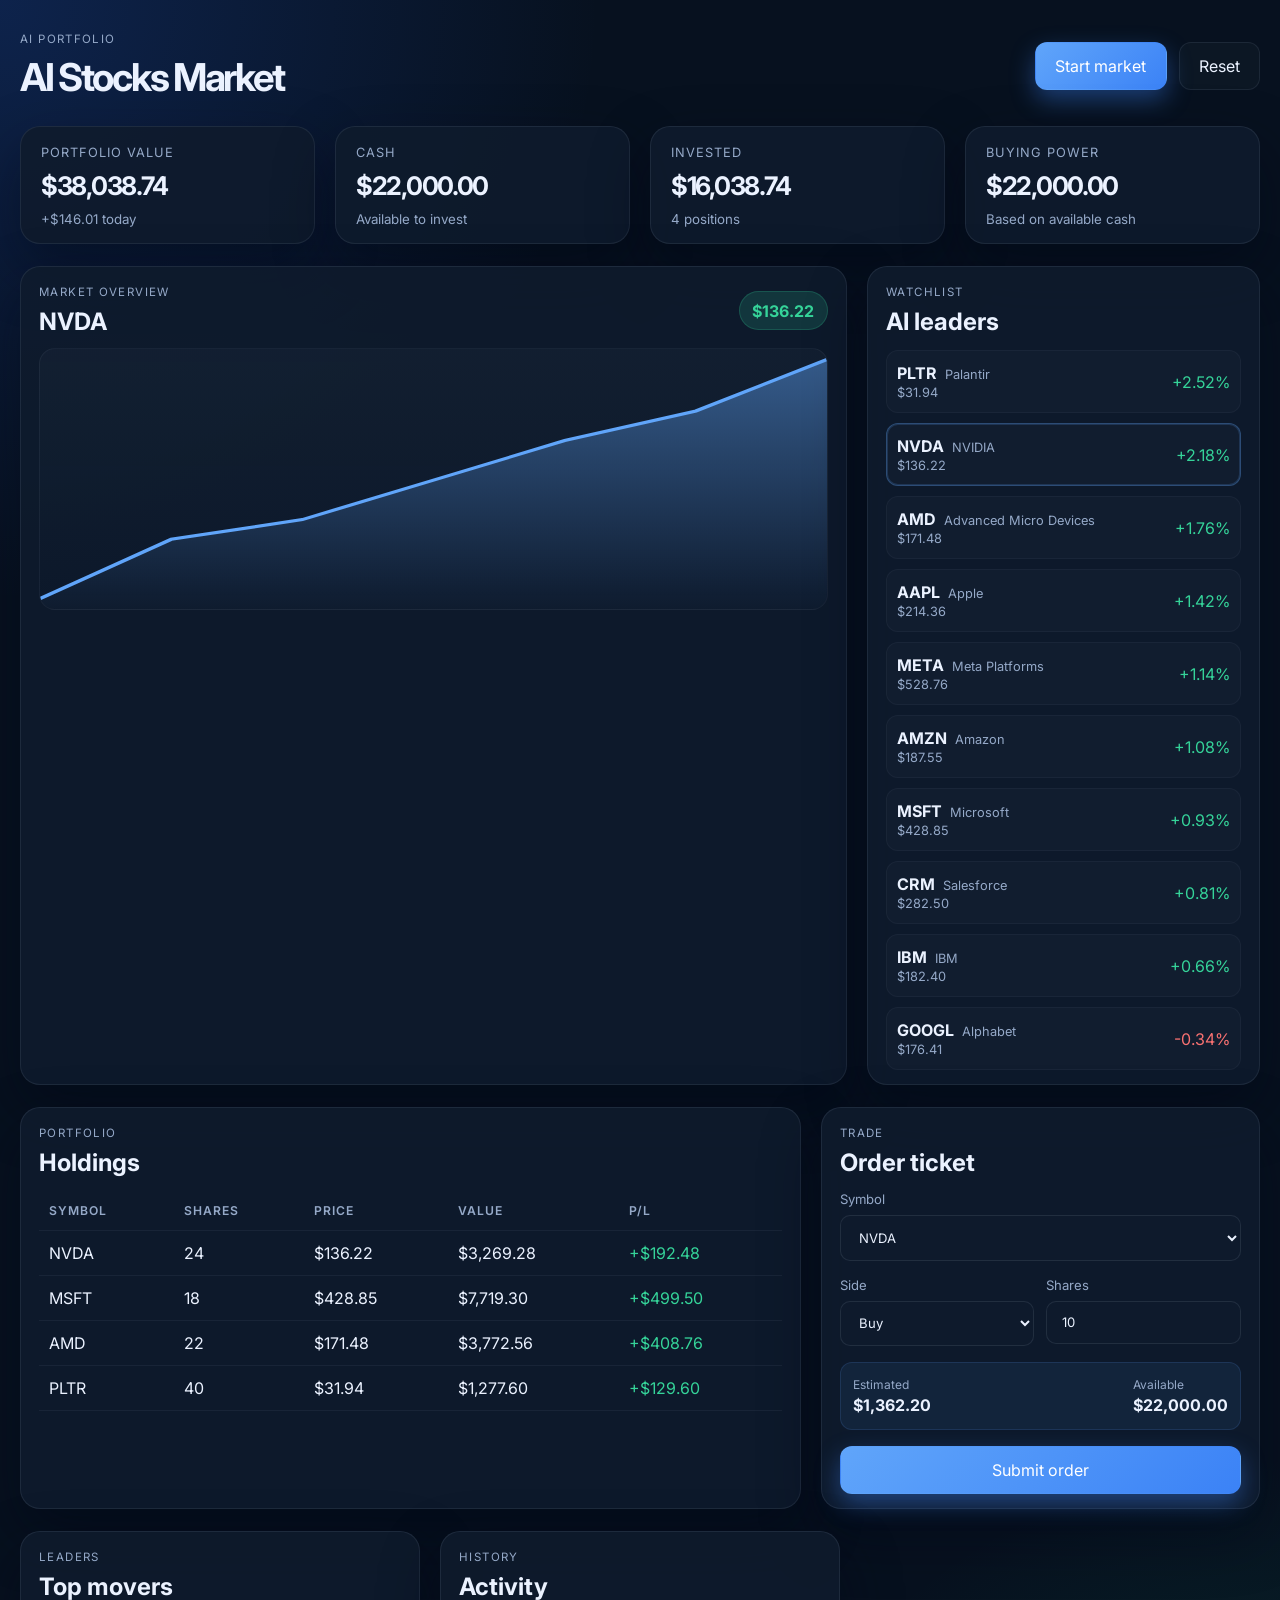
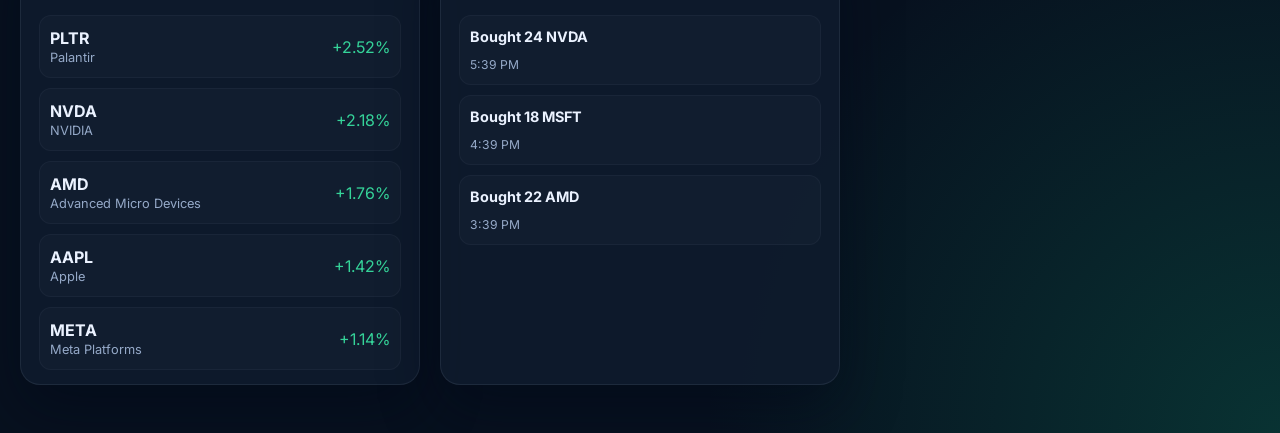
<file: index.html>
<!DOCTYPE html>
<html lang="en">
  <head>
    <meta charset="UTF-8" />
    <meta name="viewport" content="width=device-width, initial-scale=1.0" />
    <title>AI Stocks Market</title>
    <link rel="preconnect" href="https://fonts.googleapis.com" />
    <link rel="preconnect" href="https://fonts.gstatic.com" crossorigin />
    <link
      href="https://fonts.googleapis.com/css2?family=Inter:wght@400;500;600;700;800&display=swap"
      rel="stylesheet"
    />
    <link rel="stylesheet" href="style.css" />
  </head>
  <body>
    <div class="page-shell">
      <header class="topbar">
        <div>
          <p class="eyebrow">AI portfolio</p>
          <h1>AI Stocks Market</h1>
        </div>
        <div class="topbar-actions">
          <button id="market-toggle" class="primary-btn">Start market</button>
          <button id="reset-btn" class="ghost-btn">Reset</button>
        </div>
      </header>

      <main class="dashboard">
        <section class="stats-grid" aria-label="Portfolio summary">
          <article class="stat-card">
            <span class="label">Portfolio value</span>
            <strong id="portfolio-value">$0.00</strong>
            <small id="portfolio-change">+$0.00 today</small>
          </article>
          <article class="stat-card">
            <span class="label">Cash</span>
            <strong id="cash-value">$0.00</strong>
            <small>Available to invest</small>
          </article>
          <article class="stat-card">
            <span class="label">Invested</span>
            <strong id="invested-value">$0.00</strong>
            <small id="positions-count">0 positions</small>
          </article>
          <article class="stat-card">
            <span class="label">Buying power</span>
            <strong id="buying-power">$0.00</strong>
            <small>Based on available cash</small>
          </article>
        </section>

        <section class="content-grid">
          <div class="panel main-panel">
            <div class="panel-header">
              <div>
                <p class="eyebrow">Market overview</p>
                <h2 id="chart-title">NVDA</h2>
              </div>
              <div class="price-pill" id="chart-price">$0.00</div>
            </div>

            <div class="chart-wrap">
              <svg id="price-chart" viewBox="0 0 560 250" preserveAspectRatio="none" role="img" aria-label="Price chart"></svg>
            </div>
          </div>

          <aside class="panel side-panel">
            <div class="panel-header compact">
              <div>
                <p class="eyebrow">Watchlist</p>
                <h2>AI leaders</h2>
              </div>
            </div>
            <ul id="watchlist" class="watchlist"></ul>
          </aside>
        </section>

        <section class="lower-grid">
          <div class="panel">
            <div class="panel-header compact">
              <div>
                <p class="eyebrow">Portfolio</p>
                <h2>Holdings</h2>
              </div>
            </div>
            <div class="table-wrap">
              <table>
                <thead>
                  <tr>
                    <th>Symbol</th>
                    <th>Shares</th>
                    <th>Price</th>
                    <th>Value</th>
                    <th>P/L</th>
                  </tr>
                </thead>
                <tbody id="holdings-table"></tbody>
              </table>
            </div>
          </div>

          <div class="panel">
            <div class="panel-header compact">
              <div>
                <p class="eyebrow">Trade</p>
                <h2>Order ticket</h2>
              </div>
            </div>

            <form id="order-form" class="order-form">
              <div class="field-row">
                <label>
                  Symbol
                  <select id="symbol-select" aria-label="Stock symbol"></select>
                </label>
              </div>

              <div class="field-row split">
                <label>
                  Side
                  <select id="side-select">
                    <option value="buy">Buy</option>
                    <option value="sell">Sell</option>
                  </select>
                </label>
                <label>
                  Shares
                  <input id="shares-input" type="number" min="1" value="10" />
                </label>
              </div>

              <div class="order-estimate">
                <div>
                  <span>Estimated</span>
                  <strong id="order-total">$0.00</strong>
                </div>
                <div>
                  <span>Available</span>
                  <strong id="estimated-available">$0.00</strong>
                </div>
              </div>

              <button type="submit" class="primary-btn full-width">Submit order</button>
            </form>
          </div>
        </section>

        <section class="bottom-grid">
          <div class="panel">
            <div class="panel-header compact">
              <div>
                <p class="eyebrow">Leaders</p>
                <h2>Top movers</h2>
              </div>
            </div>
            <ul id="movers-list" class="movers-list"></ul>
          </div>

          <div class="panel">
            <div class="panel-header compact">
              <div>
                <p class="eyebrow">History</p>
                <h2>Activity</h2>
              </div>
            </div>
            <ul id="activity-log" class="activity-log"></ul>
          </div>
        </section>
      </main>
    </div>

    <script src="app.js"></script>
  </body>
</html>
</file>
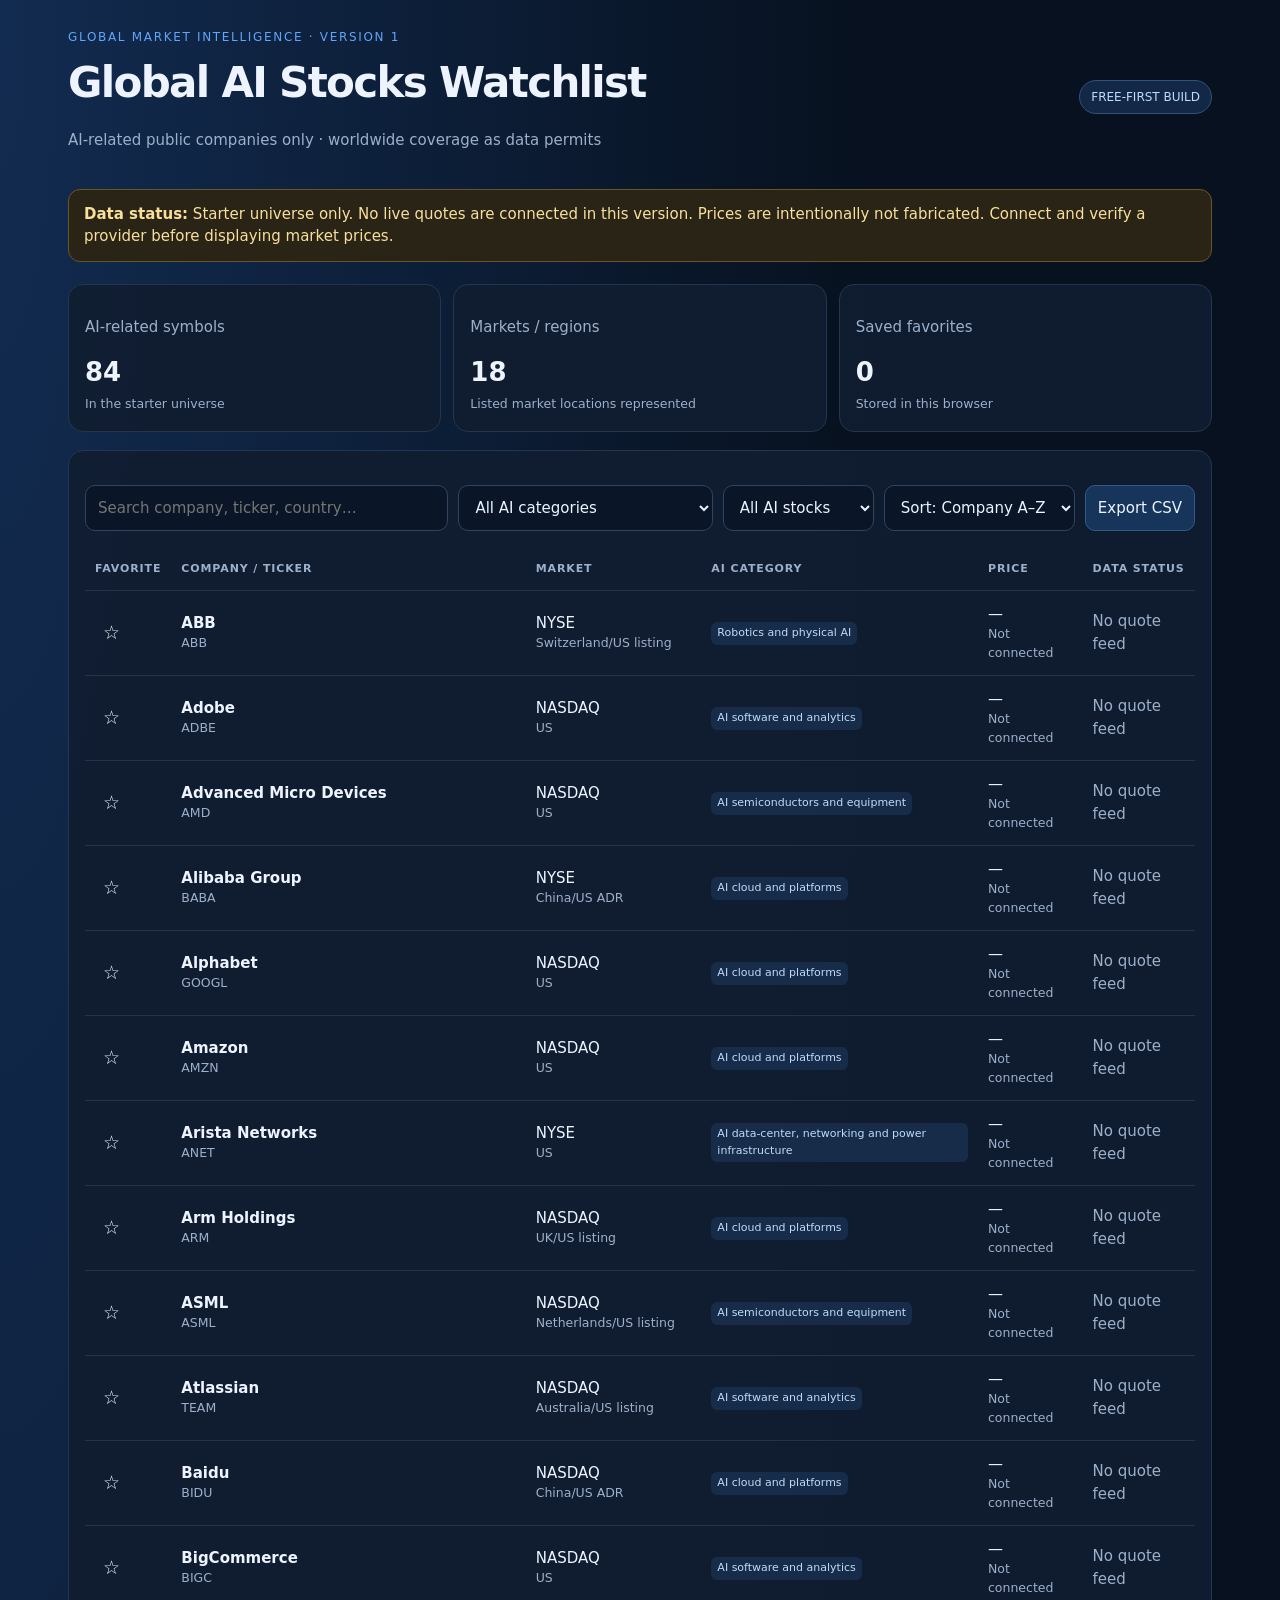
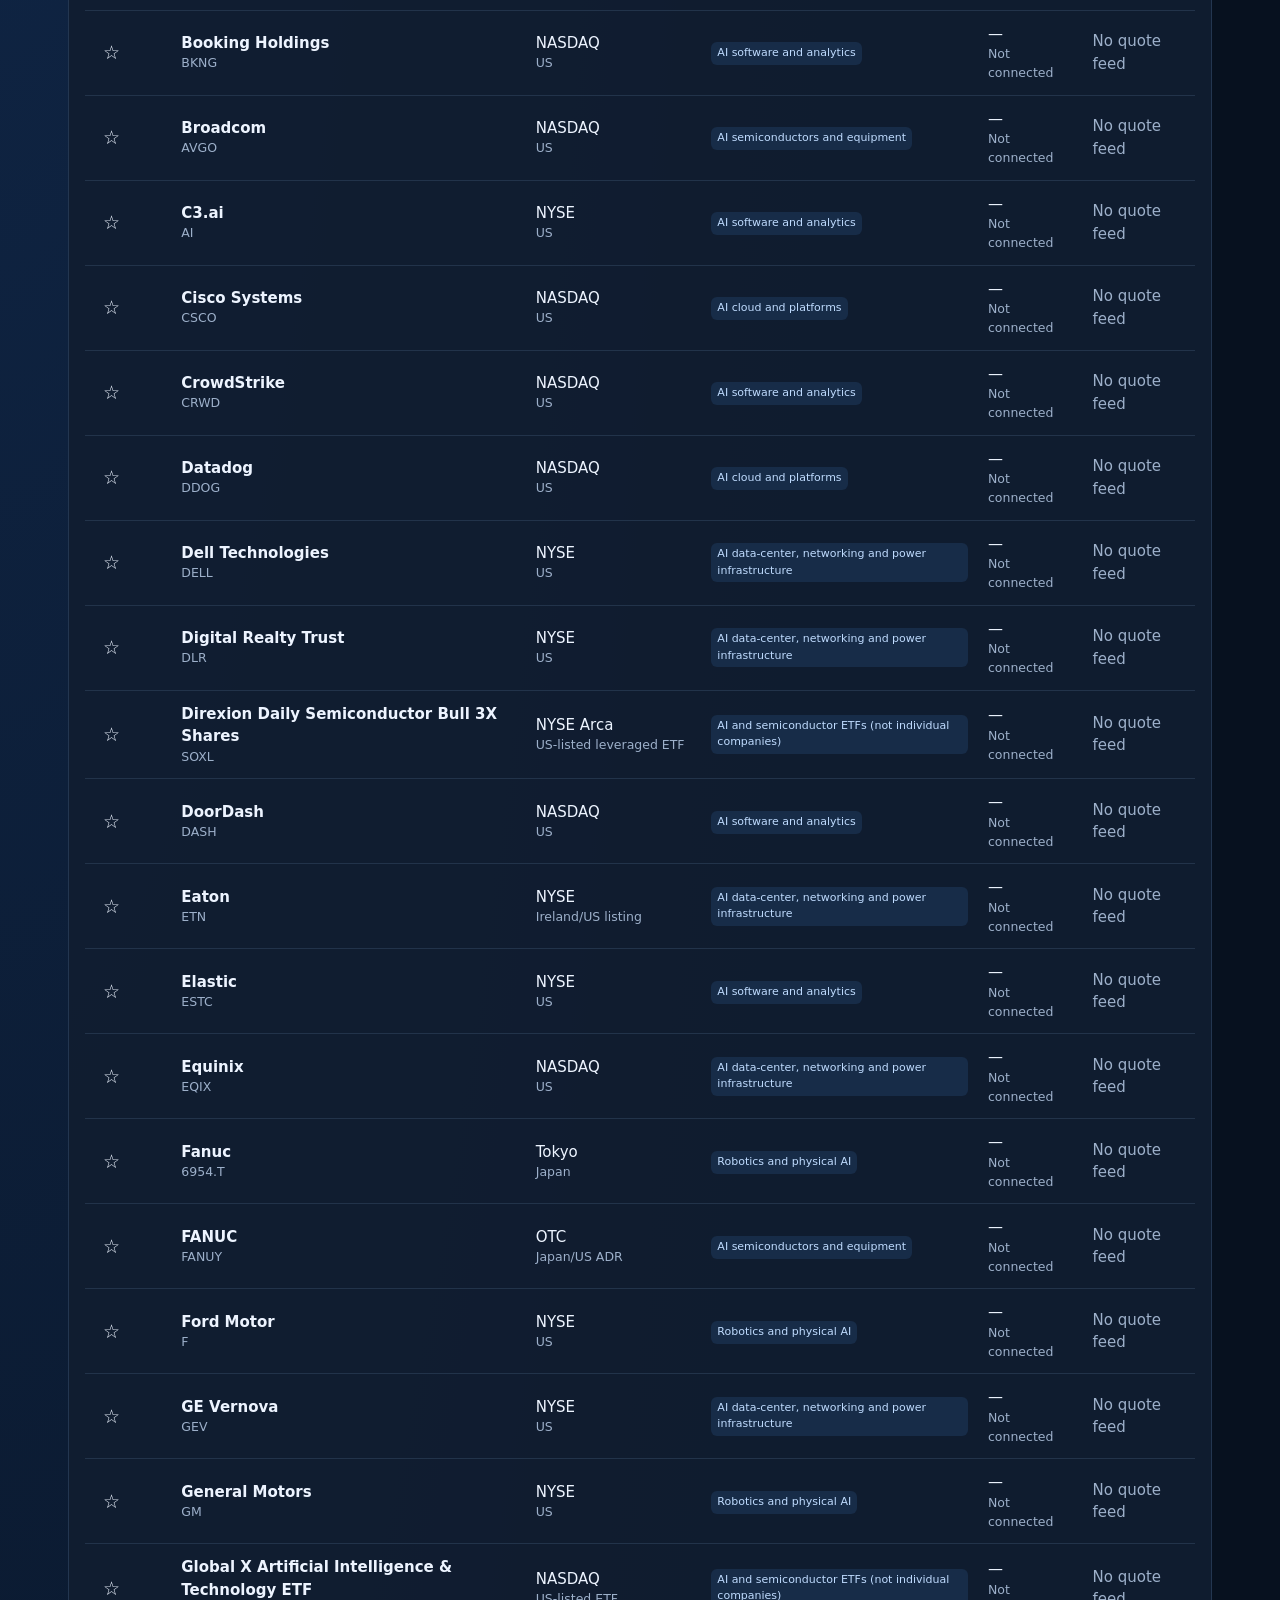
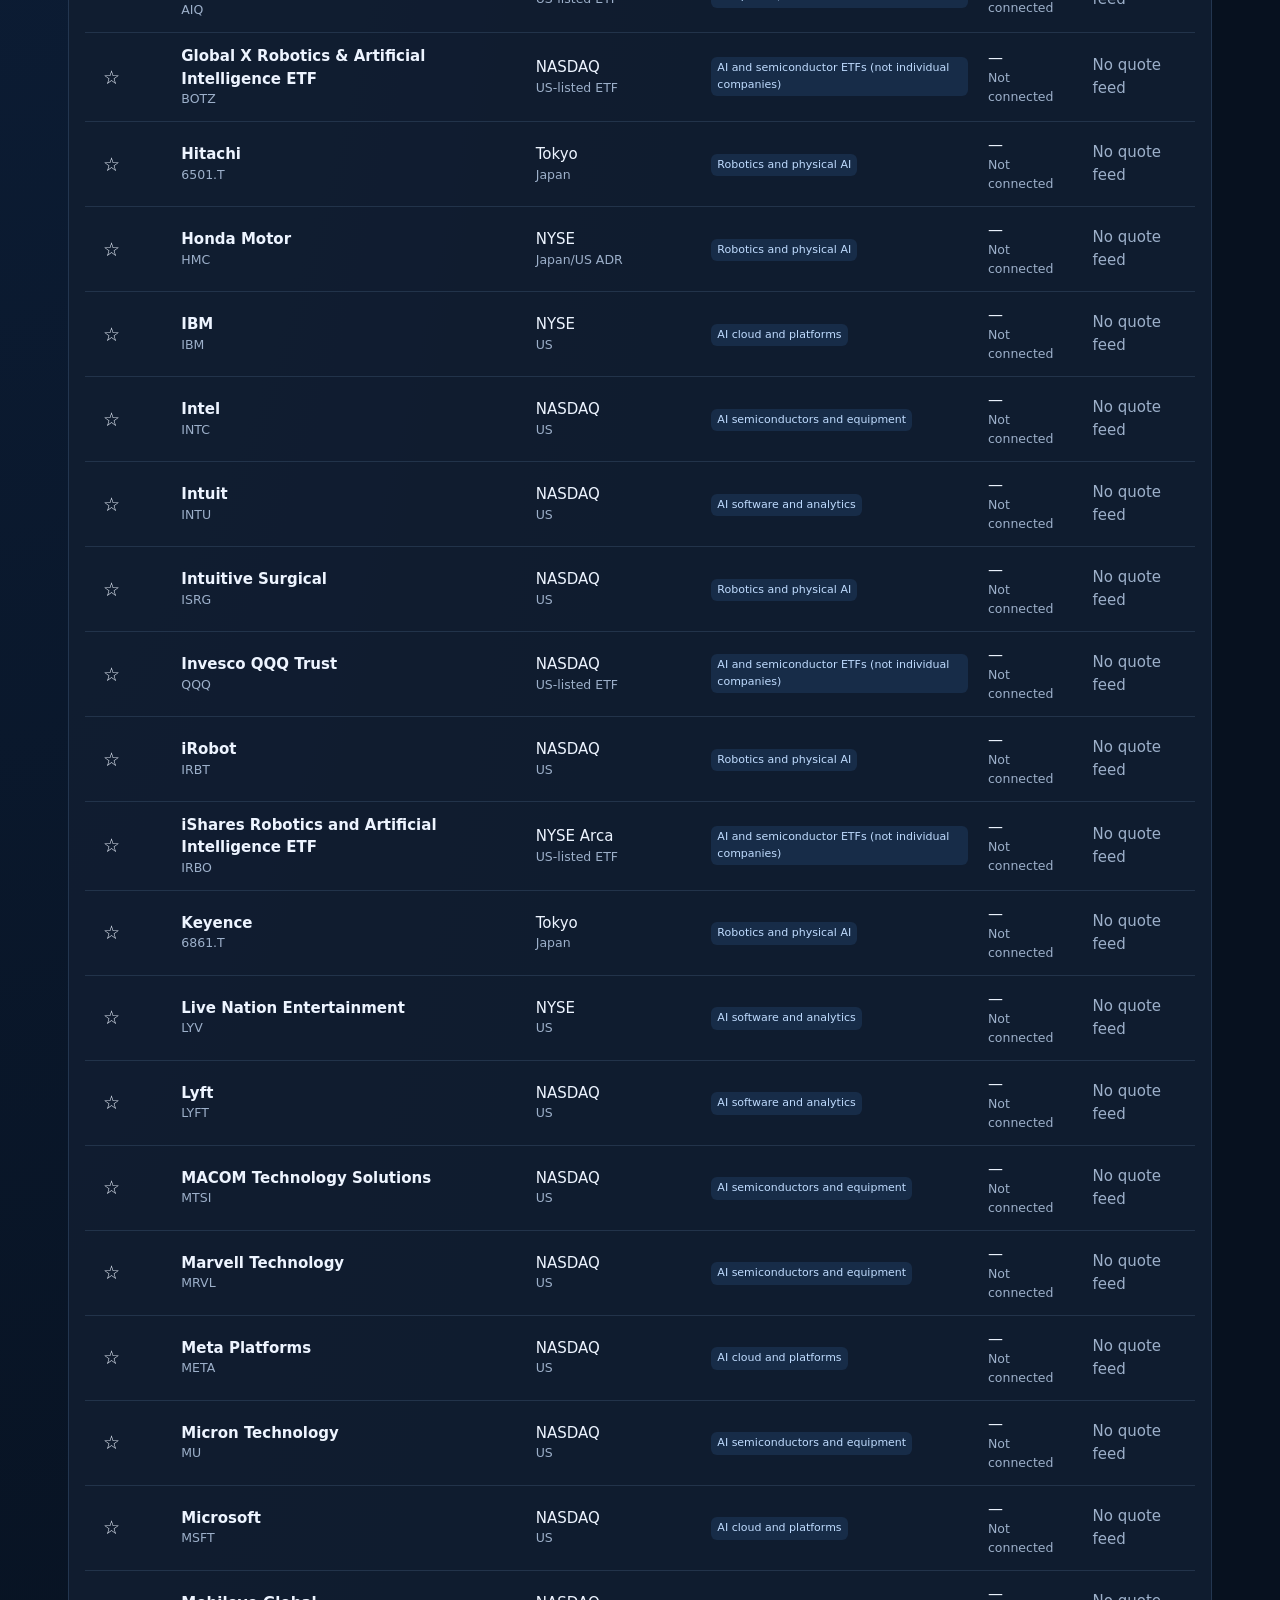
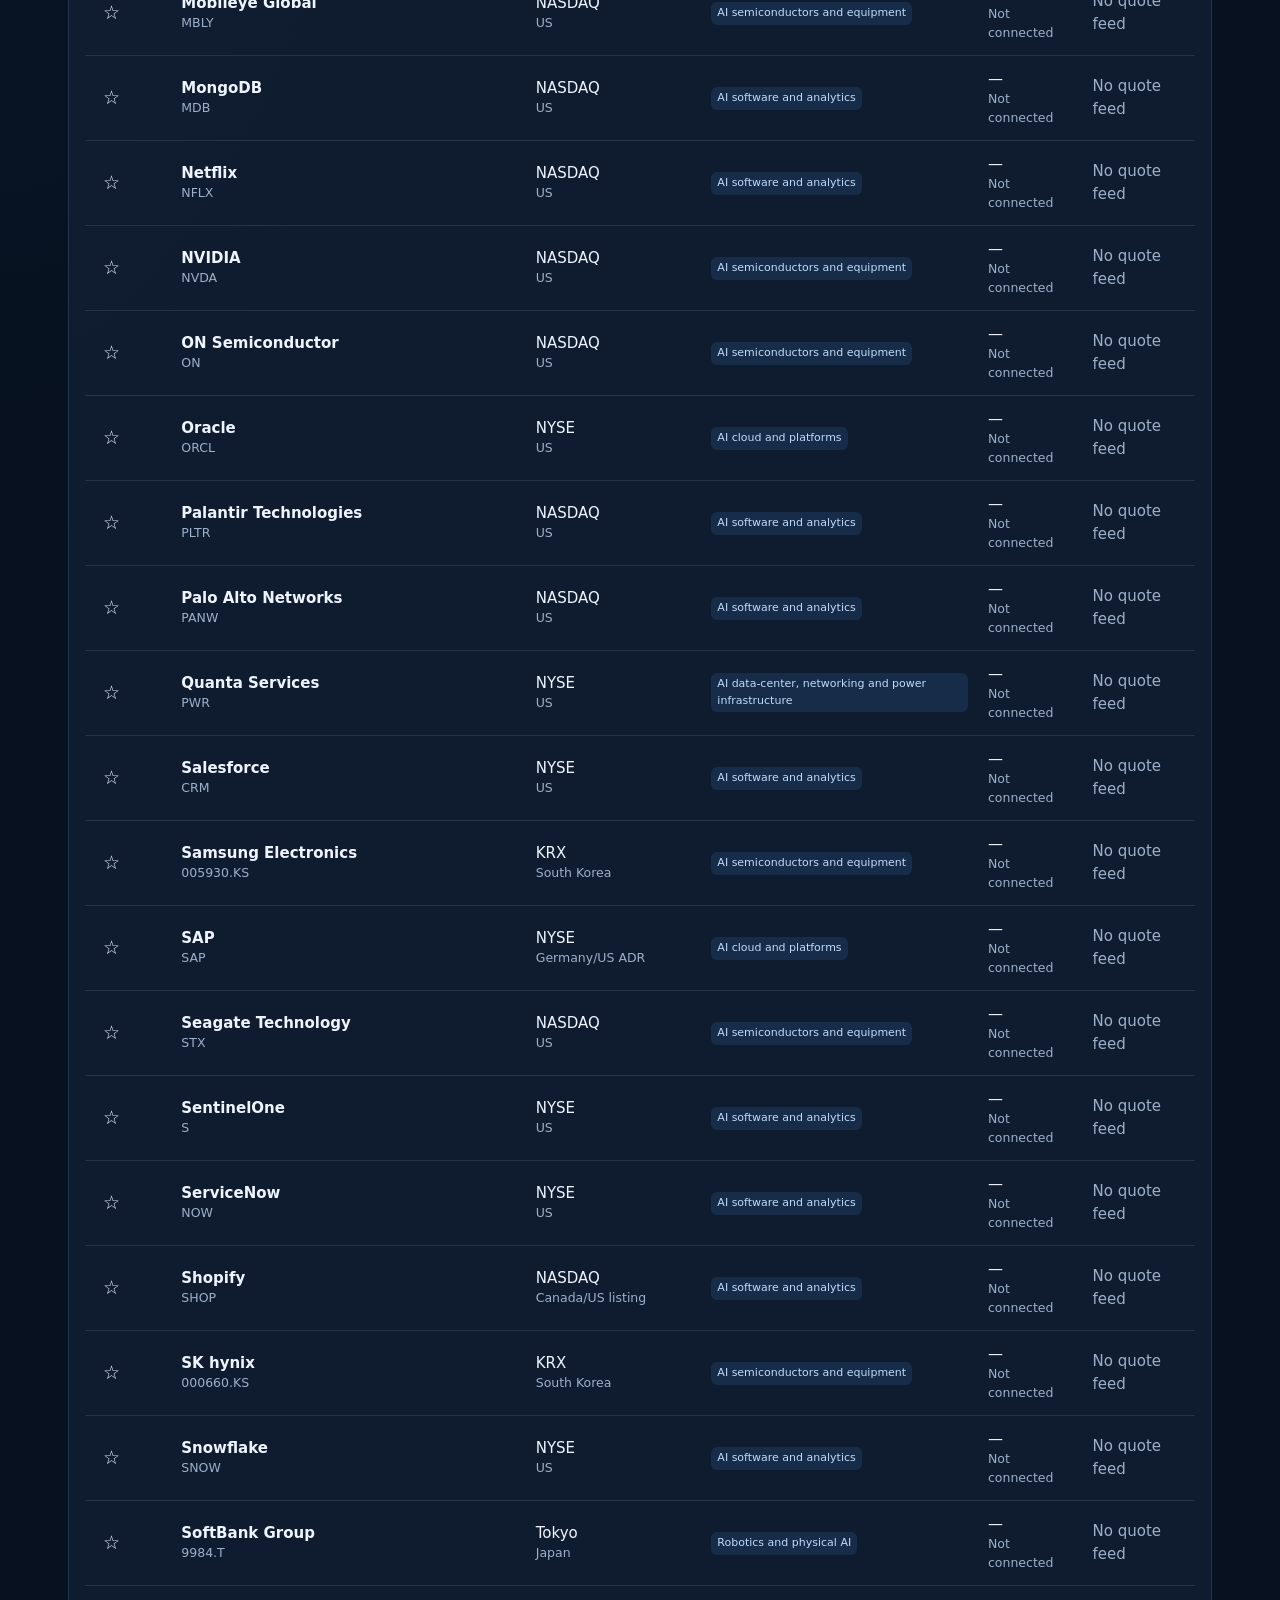
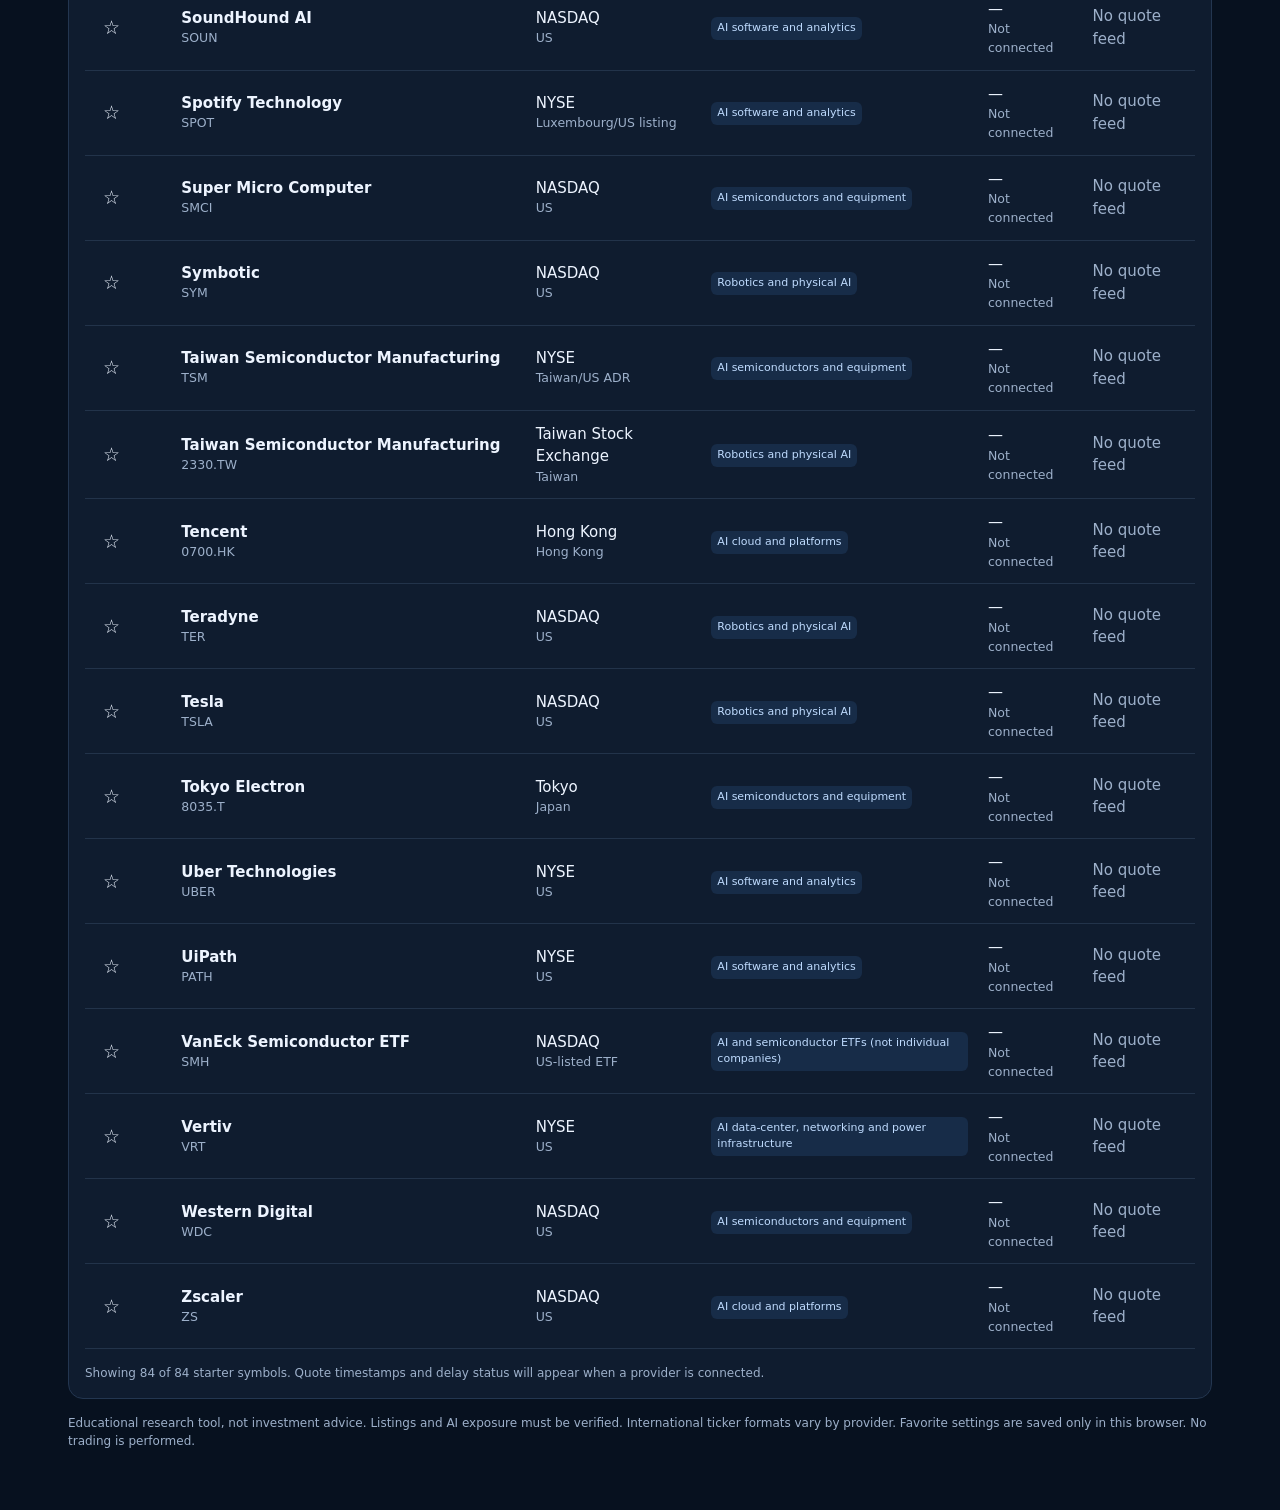
<file: global-watchlist.html>
<!doctype html>
<html lang="en">
<head>
<meta charset="utf-8"><meta name="viewport" content="width=device-width,initial-scale=1">
<title>Global AI Stocks Watchlist</title>
<style>
:root{color-scheme:dark;--bg:#07111f;--panel:#101d30;--line:#233650;--text:#edf4ff;--muted:#9db0ca;--blue:#60a5fa;--green:#34d399;--red:#f87171}
*{box-sizing:border-box}body{margin:0;background:radial-gradient(ellipse at top left,#122b50,var(--bg) 48%);color:var(--text);font:15px/1.5 system-ui,-apple-system,Segoe UI,sans-serif}
main{max-width:1180px;margin:auto;padding:28px 18px 60px}.top{display:flex;justify-content:space-between;gap:18px;align-items:center;flex-wrap:wrap}.eyebrow{color:var(--blue);font-size:12px;letter-spacing:.14em;text-transform:uppercase;margin:0 0 5px}h1{margin:0;font-size:clamp(27px,4vw,42px);letter-spacing:-.04em}h2{font-size:17px;margin:0}.muted{color:var(--muted)}.pill{border:1px solid #31517a;background:#132846;color:#bfdbfe;border-radius:999px;padding:7px 11px;font-size:12px}
.notice{margin:22px 0;padding:13px 15px;border:1px solid #6b5526;background:#2a2417;border-radius:12px;color:#f8df9a}.grid{display:grid;grid-template-columns:repeat(3,minmax(0,1fr));gap:12px;margin:18px 0}.card,.panel{background:#101d30eF;border:1px solid var(--line);border-radius:15px;padding:16px}.metric{font-size:26px;font-weight:750}.controls{display:grid;grid-template-columns:minmax(180px,1fr) minmax(190px,.7fr) auto auto auto;gap:10px;margin:18px 0}input,select,button{font:inherit;color:var(--text);background:#0a1627;border:1px solid #30445f;border-radius:10px;padding:11px 12px;min-width:0}button{cursor:pointer;background:#17355b;border-color:#315b8a}button:hover{filter:brightness(1.15)}.tablewrap{overflow:auto}table{width:100%;border-collapse:collapse;min-width:780px}th,td{text-align:left;padding:12px 10px;border-bottom:1px solid #22334a}th{font-size:11px;color:var(--muted);text-transform:uppercase;letter-spacing:.08em}td small{display:block;color:var(--muted)}.star{font-size:19px;padding:3px 8px;background:transparent;border:0}.star.saved{color:#facc15}.symbol{font-weight:750}.tag{display:inline-block;font-size:11px;color:#bfdbfe;background:#172c48;border-radius:6px;padding:3px 6px}.empty{text-align:center;padding:25px;color:var(--muted)}footer{margin-top:15px;color:var(--muted);font-size:12px}.hidden{display:none}
@media(max-width:900px){.controls{grid-template-columns:repeat(2,minmax(0,1fr))}}@media(max-width:650px){.grid{grid-template-columns:1fr}.controls{grid-template-columns:1fr}.top{align-items:flex-start}}
</style>
</head>
<body><main>
<header class="top"><div><p class="eyebrow">Global market intelligence · Version 1</p><h1>Global AI Stocks Watchlist</h1><p class="muted">AI-related public companies only · worldwide coverage as data permits</p></div><span class="pill">FREE-FIRST BUILD</span></header>
<div class="notice"><strong>Data status:</strong> Starter universe only. No live quotes are connected in this version. Prices are intentionally not fabricated. Connect and verify a provider before displaying market prices.</div>
<section class="grid" aria-label="Watchlist summary">
<div class="card"><p class="muted">AI-related symbols</p><div id="total" class="metric">—</div><small class="muted">In the starter universe</small></div>
<div class="card"><p class="muted">Markets / regions</p><div id="regions" class="metric">—</div><small class="muted">Listed market locations represented</small></div>
<div class="card"><p class="muted">Saved favorites</p><div id="favorites" class="metric">0</div><small class="muted">Stored in this browser</small></div>
</section>
<section class="panel">
<div class="controls"><input id="search" type="search" placeholder="Search company, ticker, country…" aria-label="Search stocks"><select id="category" aria-label="Filter by AI category"><option value="all">All AI categories</option></select><select id="view" aria-label="Choose watchlist view"><option value="all">All AI stocks</option><option value="favorites">Favorites only</option></select><select id="sort" aria-label="Sort stock list"><option value="company">Sort: Company A–Z</option><option value="symbol">Sort: Ticker A–Z</option><option value="country">Sort: Country</option><option value="category">Sort: AI category</option></select><button id="export" type="button">Export CSV</button></div>
<div class="tablewrap"><table><thead><tr><th>Favorite</th><th>Company / ticker</th><th>Market</th><th>AI category</th><th>Price</th><th>Data status</th></tr></thead><tbody id="rows"><tr><td colspan="6" class="empty">Loading starter universe…</td></tr></tbody></table></div>
<footer id="count"></footer>
</section>
<footer>Educational research tool, not investment advice. Listings and AI exposure must be verified. International ticker formats vary by provider. Favorite settings are saved only in this browser. No trading is performed.</footer>
</main>
<script>
const $=id=>document.getElementById(id);
const favoritesKey='global-ai-watchlist-favorites-v1';
let categories=[],stocks=[],favorites=new Set();
try{favorites=new Set(JSON.parse(localStorage.getItem(favoritesKey)||'[]'))}catch{}
function save(){try{localStorage.setItem(favoritesKey,JSON.stringify([...favorites]))}catch{}}
function esc(v){return String(v??'').replace(/[&<>"']/g,c=>({'&':'&amp;','<':'&lt;','>':'&gt;','"':'&quot;',"'":'&#39;'}[c]))}
function render(){
 const q=$('search').value.trim().toLowerCase(),cat=$('category').value,view=$('view').value,sort=$('sort').value;
 const all=categories.flatMap(c=>c.tickers.map(s=>({...s,category:c.label,categoryId:c.id})));
 const filtered=all.filter(s=>(cat==='all'||s.categoryId===cat)&&(view!=='favorites'||favorites.has(s.symbol))&&(!q||[s.symbol,s.company,s.country,s.exchange,s.category].join(' ').toLowerCase().includes(q))).sort((a,b)=>String(a[sort]||'').localeCompare(String(b[sort]||'')));
 $('total').textContent=all.length;$('regions').textContent=new Set(all.map(s=>s.country)).size;$('favorites').textContent=favorites.size;
 $('rows').innerHTML=filtered.length?filtered.map(s=>'<tr><td><button class="star '+(favorites.has(s.symbol)?'saved':'')+'" data-fav="'+esc(s.symbol)+'" aria-label="'+(favorites.has(s.symbol)?'Remove':'Add')+' '+esc(s.symbol)+' '+(favorites.has(s.symbol)?'from':'to')+' favorites">'+(favorites.has(s.symbol)?'★':'☆')+'</button></td><td><span class="symbol">'+esc(s.company)+'</span><small>'+esc(s.symbol)+'</small></td><td>'+esc(s.exchange)+'<small>'+esc(s.country)+'</small></td><td><span class="tag">'+esc(s.category)+'</span></td><td>—<small>Not connected</small></td><td><span class="muted">No quote feed</span></td></tr>').join(''):'<tr><td colspan="6" class="empty">No matching stocks. Try another search or category.</td></tr>';
 $('count').textContent='Showing '+filtered.length+' of '+all.length+' starter symbols. Quote timestamps and delay status will appear when a provider is connected.';
}
$('rows').addEventListener('click',e=>{const b=e.target.closest('[data-fav]');if(!b)return;const sym=b.dataset.fav;if(favorites.has(sym))favorites.delete(sym);else favorites.add(sym);save();render()});
['search','category','view','sort'].forEach(id=>$(id).addEventListener(id==='search'?'input':'change',render));
$('export').addEventListener('click',()=>{const q=$('search').value.trim().toLowerCase(),cat=$('category').value,view=$('view').value;const rows=categories.flatMap(c=>c.tickers.map(s=>({...s,category:c.label,categoryId:c.id}))).filter(s=>(cat==='all'||s.categoryId===cat)&&(view!=='favorites'||favorites.has(s.symbol))&&(!q||[s.symbol,s.company,s.country,s.exchange,s.category].join(' ').toLowerCase().includes(q)));const quote=v=>'"'+String(v??'').replace(/"/g,'""')+'"';const csv=[['Symbol','Company','Exchange','Country','AI category','Favorite','Price','Quote status'],...rows.map(s=>[s.symbol,s.company,s.exchange,s.country,s.category,favorites.has(s.symbol)?'Yes':'No','','Not connected'])].map(row=>row.map(quote).join(',')).join('\r\n');const blob=new Blob([csv],{type:'text/csv;charset=utf-8;'});const url=URL.createObjectURL(blob);const a=document.createElement('a');a.href=url;a.download='global-ai-watchlist.csv';a.click();URL.revokeObjectURL(url);});
fetch('data/global-ai-watchlist-v1.json').then(r=>{if(!r.ok)throw new Error('Could not load watchlist data');return r.json()}).then(data=>{categories=data.categories||[];$('category').innerHTML='<option value="all">All AI categories</option>'+categories.map(c=>'<option value="'+esc(c.id)+'">'+esc(c.label)+'</option>').join('');render()}).catch(()=>{$('rows').innerHTML='<tr><td colspan="6" class="empty">Could not load data/global-ai-watchlist-v1.json. Run from the project root using a local web server.</td></tr>';});
</script></body></html>
</file>
<file: style.css>
:root {
  --bg: #07111f;
  --bg-soft: #0f1b2d;
  --panel: rgba(15, 27, 45, 0.9);
  --panel-border: rgba(148, 163, 184, 0.12);
  --text: #ebf2ff;
  --muted: #95a9c8;
  --green: #35d399;
  --green-soft: rgba(53, 211, 153, 0.16);
  --red: #f87171;
  --red-soft: rgba(248, 113, 113, 0.16);
  --blue: #60a5fa;
  --blue-soft: rgba(96, 165, 250, 0.14);
  --yellow: #fbbf24;
  --shadow: 0 24px 60px rgba(2, 6, 23, 0.45);
}

* {
  box-sizing: border-box;
}

html {
  color-scheme: dark;
}

body {
  margin: 0;
  min-height: 100vh;
  background:
    radial-gradient(circle at top left, rgba(37, 99, 235, 0.22), transparent 25%),
    radial-gradient(circle at bottom right, rgba(16, 185, 129, 0.2), transparent 24%),
    var(--bg);
  color: var(--text);
  font-family: 'Inter', sans-serif;
}

button,
input,
select {
  font: inherit;
}

.page-shell {
  max-width: 1400px;
  margin: 0 auto;
  padding: 32px 20px 48px;
}

.topbar {
  display: flex;
  justify-content: space-between;
  align-items: center;
  margin-bottom: 26px;
}

.eyebrow {
  margin: 0 0 8px;
  color: var(--muted);
  text-transform: uppercase;
  letter-spacing: 0.12em;
  font-size: 0.72rem;
}

h1,
h2,
p {
  margin: 0;
}

h1 {
  font-size: clamp(2rem, 3vw, 3rem);
  letter-spacing: -0.06em;
}

.topbar-actions {
  display: flex;
  gap: 12px;
}

.primary-btn,
.ghost-btn {
  border: 1px solid transparent;
  border-radius: 12px;
  padding: 0.82rem 1.2rem;
  cursor: pointer;
  transition: transform 0.2s ease, opacity 0.2s ease, border-color 0.2s ease;
}

.primary-btn {
  background: linear-gradient(135deg, var(--blue), #3b82f6);
  color: white;
  box-shadow: 0 10px 24px rgba(59, 130, 246, 0.4);
}

.ghost-btn {
  background: rgba(148, 163, 184, 0.04);
  border-color: var(--panel-border);
  color: var(--text);
}

.primary-btn:hover,
.ghost-btn:hover {
  transform: translateY(-1px);
}

.dashboard {
  display: flex;
  flex-direction: column;
  gap: 22px;
}

.stats-grid,
.content-grid,
.insights-grid,
.lower-grid,
.bottom-grid {
  display: grid;
  gap: 20px;
}

.stats-grid {
  grid-template-columns: repeat(4, minmax(190px, 1fr));
}

.stat-card,
.panel {
  background: var(--panel);
  border: 1px solid var(--panel-border);
  border-radius: 20px;
  box-shadow: var(--shadow);
}

.stat-card {
  padding: 18px 20px 16px;
  display: flex;
  flex-direction: column;
  gap: 10px;
}

.label {
  color: var(--muted);
  font-size: 0.8rem;
  text-transform: uppercase;
  letter-spacing: 0.08em;
}

.stat-card strong {
  font-size: clamp(1.5rem, 2vw, 2.2rem);
  letter-spacing: -0.05em;
}

.stat-card small {
  color: var(--muted);
}

.content-grid {
  grid-template-columns: minmax(0, 2fr) minmax(280px, 0.95fr);
}

.insights-grid {
  grid-template-columns: minmax(0, 1.25fr) minmax(0, 1fr);
}

.lower-grid {
  grid-template-columns: minmax(0, 1.6fr) minmax(320px, 0.9fr);
}

.bottom-grid {
  grid-template-columns: repeat(3, minmax(0, 1fr));
}

.wide-panel {
  grid-column: span 1;
}

.panel {
  padding: 18px 18px 14px;
}

.panel-header {
  display: flex;
  justify-content: space-between;
  align-items: center;
  margin-bottom: 12px;
}

.panel-header.compact {
  margin-bottom: 14px;
}

.header-group {
  display: flex;
  align-items: center;
  gap: 10px;
}

.micro-tag {
  background: rgba(96, 165, 250, 0.08);
  border: 1px solid rgba(96, 165, 250, 0.15);
  color: var(--blue);
  font-size: 0.72rem;
  padding: 0.32rem 0.58rem;
  border-radius: 999px;
}

.price-pill {
  background: var(--green-soft);
  color: var(--green);
  border: 1px solid rgba(53, 211, 153, 0.2);
  padding: 0.55rem 0.8rem;
  border-radius: 999px;
  font-weight: 700;
}

.chart-wrap {
  width: 100%;
  min-height: 260px;
  border-radius: 16px;
  overflow: hidden;
  background: linear-gradient(180deg, rgba(148, 163, 184, 0.04), transparent);
  border: 1px solid rgba(148, 163, 184, 0.08);
}

#price-chart {
  display: block;
  width: 100%;
  height: 260px;
}

.watchlist,
.movers-list,
.leaderboard,
.activity-log,
.news-feed {
  list-style: none;
  padding: 0;
  margin: 0;
  display: flex;
  flex-direction: column;
  gap: 10px;
}

.watch-item,
.mover-item,
.leader-item,
.news-item,
.activity-item {
  display: flex;
  justify-content: space-between;
  align-items: center;
  gap: 12px;
  padding: 12px 10px;
  border-radius: 12px;
  background: rgba(148, 163, 184, 0.03);
  border: 1px solid rgba(148, 163, 184, 0.06);
}

.watch-item {
  cursor: pointer;
  transition: transform 0.15s ease, border-color 0.15s ease;
}

.watch-item:hover {
  transform: translateY(-1px);
  border-color: rgba(96, 165, 250, 0.25);
}

.watch-item.active {
  border-color: rgba(96, 165, 250, 0.35);
  box-shadow: inset 0 0 0 1px rgba(96, 165, 250, 0.18);
}

.watch-meta,
.mover-meta,
.leader-name {
  display: flex;
  flex-direction: column;
  gap: 2px;
}

.watch-side,
.mover-metric {
  display: flex;
  flex-direction: column;
  align-items: flex-end;
  gap: 5px;
}

.symbol-row {
  display: flex;
  gap: 8px;
  align-items: baseline;
}

.symbol-row strong {
  font-size: 1rem;
}

.subtle {
  color: var(--muted);
  font-size: 0.8rem;
}

.signal-pill {
  display: inline-flex;
  align-items: center;
  justify-content: center;
  padding: 0.24rem 0.5rem;
  border-radius: 999px;
  font-size: 0.66rem;
  font-weight: 600;
  letter-spacing: 0.04em;
  text-transform: uppercase;
}

.signal-pill.up {
  background: var(--green-soft);
  color: var(--green);
}

.signal-pill.down {
  background: var(--red-soft);
  color: var(--red);
}

.change-positive,
.gain {
  color: var(--green);
}

.change-negative,
.loss {
  color: var(--red);
}

.signal-grid {
  display: grid;
  grid-template-columns: repeat(2, minmax(120px, 1fr));
  gap: 12px;
}

.signal-card {
  display: flex;
  flex-direction: column;
  padding: 14px;
  border-radius: 14px;
  border: 1px solid rgba(148, 163, 184, 0.08);
  background: rgba(148, 163, 184, 0.02);
  gap: 6px;
}

.signal-card span {
  color: var(--muted);
  font-size: 0.74rem;
  text-transform: uppercase;
  letter-spacing: 0.08em;
}

.signal-card strong {
  font-size: 1.2rem;
}

.signal-card small {
  color: var(--muted);
}

.signal-card.up {
  border-color: rgba(53, 211, 153, 0.2);
}

.signal-card.down {
  border-color: rgba(248, 113, 113, 0.24);
}

.signal-card.neutral {
  border-color: rgba(148, 163, 184, 0.12);
}

.news-feed {
  gap: 12px;
}

.news-item {
  flex-direction: column;
  align-items: flex-start;
}

.news-tag {
  display: inline-flex;
  background: rgba(96, 165, 250, 0.08);
  color: var(--blue);
  border: 1px solid rgba(96, 165, 250, 0.14);
  border-radius: 999px;
  padding: 0.35rem 0.55rem;
  font-size: 0.68rem;
  text-transform: uppercase;
  letter-spacing: 0.08em;
}

.news-item p {
  color: var(--text);
}

.table-wrap {
  overflow-x: auto;
}

table {
  width: 100%;
  border-collapse: collapse;
}

th,
td {
  text-align: left;
  padding: 12px 10px;
  border-bottom: 1px solid rgba(148, 163, 184, 0.08);
}

th {
  color: var(--muted);
  font-weight: 600;
  font-size: 0.76rem;
  letter-spacing: 0.08em;
  text-transform: uppercase;
}

.order-form {
  display: flex;
  flex-direction: column;
  gap: 16px;
}

.field-row {
  display: flex;
  flex-direction: column;
  gap: 8px;
}

.field-row.split {
  display: grid;
  grid-template-columns: repeat(2, minmax(0, 1fr));
  gap: 12px;
}

label {
  display: flex;
  flex-direction: column;
  gap: 8px;
  color: var(--muted);
  font-size: 0.82rem;
}

select,
input {
  width: 100%;
  border: 1px solid rgba(148, 163, 184, 0.14);
  background: rgba(15, 27, 45, 0.9);
  color: var(--text);
  border-radius: 10px;
  padding: 0.8rem 0.9rem;
}

.order-estimate {
  display: flex;
  justify-content: space-between;
  gap: 12px;
  padding: 14px 12px;
  border-radius: 12px;
  background: rgba(96, 165, 250, 0.08);
  border: 1px solid rgba(96, 165, 250, 0.14);
}

.order-estimate span {
  display: block;
  color: var(--muted);
  font-size: 0.75rem;
  margin-bottom: 3px;
}

.full-width {
  width: 100%;
}

.leader-item {
  align-items: center;
}

.leader-rank {
  width: 36px;
  height: 36px;
  display: inline-flex;
  align-items: center;
  justify-content: center;
  border-radius: 10px;
  background: rgba(96, 165, 250, 0.12);
  color: var(--blue);
  font-weight: 700;
}

.activity-item {
  align-items: flex-start;
  display: flex;
  flex-direction: column;
}

.activity-item strong {
  font-size: 0.9rem;
}

.activity-item time {
  color: var(--muted);
  font-size: 0.76rem;
}

@media (max-width: 980px) {
  .stats-grid,
  .content-grid,
  .insights-grid,
  .lower-grid,
  .bottom-grid {
    grid-template-columns: 1fr;
  }

  .topbar {
    align-items: flex-start;
    flex-direction: column;
    gap: 18px;
  }
}

@media (max-width: 620px) {
  .field-row.split,
  .signal-grid {
    grid-template-columns: 1fr;
  }

  .page-shell {
    padding-left: 14px;
    padding-right: 14px;
  }
}
</file>
